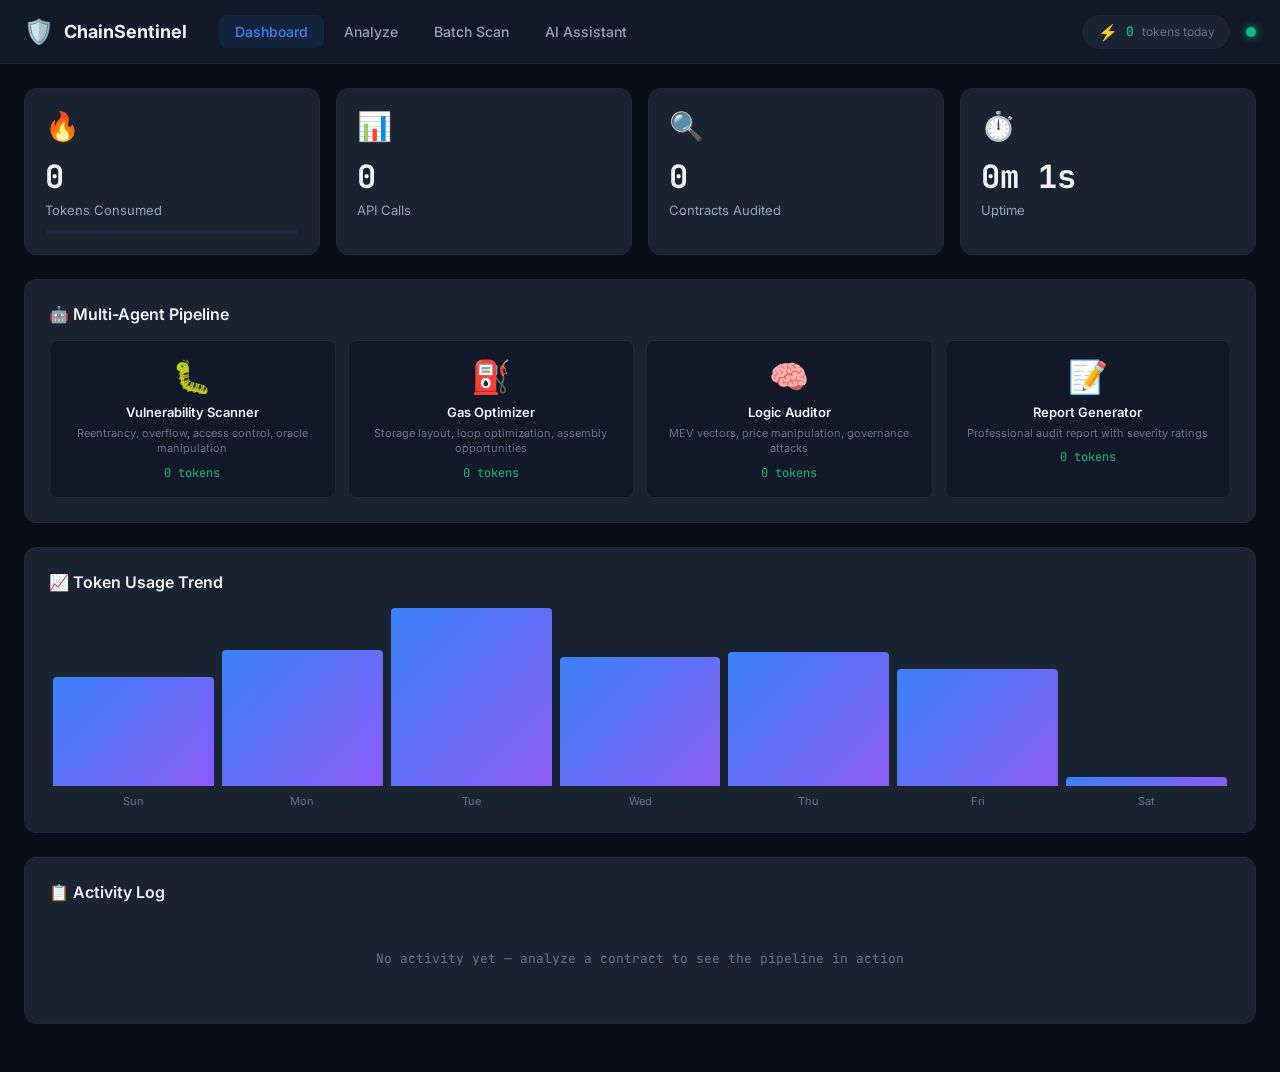
<file: index.html>
<!DOCTYPE html>
<html lang="en">
<head>
    <meta charset="UTF-8">
    <meta name="viewport" content="width=device-width, initial-scale=1.0">
    <title>ChainSentinel — AI Smart Contract Security</title>
    <link rel="stylesheet" href="css/style.css">
    <link rel="preconnect" href="https://fonts.googleapis.com">
    <link href="https://fonts.googleapis.com/css2?family=JetBrains+Mono:wght@400;500;600&family=Inter:wght@300;400;500;600;700&display=swap" rel="stylesheet">
    <link rel="icon" href="data:image/svg+xml,<svg xmlns='http://www.w3.org/2000/svg' viewBox='0 0 100 100'><text y='.9em' font-size='90'>🛡️</text></svg>">
</head>
<body>
    <!-- Header -->
    <header class="header">
        <div class="header-left">
            <div class="logo">
                <span class="logo-icon">🛡️</span>
                <span class="logo-text">ChainSentinel</span>
            </div>
            <nav class="nav">
                <a href="#" class="nav-link active" data-tab="dashboard">Dashboard</a>
                <a href="#" class="nav-link" data-tab="analyze">Analyze</a>
                <a href="#" class="nav-link" data-tab="batch">Batch Scan</a>
                <a href="#" class="nav-link" data-tab="chat">AI Assistant</a>
            </nav>
        </div>
        <div class="header-right">
            <div class="token-badge">
                <span class="token-icon">⚡</span>
                <span class="token-count" id="tokenCount">0</span>
                <span class="token-label">tokens today</span>
            </div>
            <div class="status-dot" id="statusDot"></div>
        </div>
    </header>

    <!-- Dashboard Tab -->
    <section class="tab-content active" id="tab-dashboard">
        <div class="dashboard">
            <!-- Stats Cards -->
            <div class="stats-grid">
                <div class="stat-card">
                    <div class="stat-icon">🔥</div>
                    <div class="stat-value" id="statTokens">0</div>
                    <div class="stat-label">Tokens Consumed</div>
                    <div class="stat-bar"><div class="stat-bar-fill" id="tokenBar"></div></div>
                </div>
                <div class="stat-card">
                    <div class="stat-icon">📊</div>
                    <div class="stat-value" id="statCalls">0</div>
                    <div class="stat-label">API Calls</div>
                </div>
                <div class="stat-card">
                    <div class="stat-icon">🔍</div>
                    <div class="stat-value" id="statAnalyses">0</div>
                    <div class="stat-label">Contracts Audited</div>
                </div>
                <div class="stat-card">
                    <div class="stat-icon">⏱️</div>
                    <div class="stat-value" id="statUptime">0m</div>
                    <div class="stat-label">Uptime</div>
                </div>
            </div>

            <!-- Agent Breakdown -->
            <div class="panel">
                <h3 class="panel-title">🤖 Multi-Agent Pipeline</h3>
                <div class="agents-grid">
                    <div class="agent-card">
                        <div class="agent-icon">🐛</div>
                        <div class="agent-name">Vulnerability Scanner</div>
                        <div class="agent-desc">Reentrancy, overflow, access control, oracle manipulation</div>
                        <div class="agent-tokens" id="agentVuln">0 tokens</div>
                    </div>
                    <div class="agent-card">
                        <div class="agent-icon">⛽</div>
                        <div class="agent-name">Gas Optimizer</div>
                        <div class="agent-desc">Storage layout, loop optimization, assembly opportunities</div>
                        <div class="agent-tokens" id="agentGas">0 tokens</div>
                    </div>
                    <div class="agent-card">
                        <div class="agent-icon">🧠</div>
                        <div class="agent-name">Logic Auditor</div>
                        <div class="agent-desc">MEV vectors, price manipulation, governance attacks</div>
                        <div class="agent-tokens" id="agentLogic">0 tokens</div>
                    </div>
                    <div class="agent-card">
                        <div class="agent-icon">📝</div>
                        <div class="agent-name">Report Generator</div>
                        <div class="agent-desc">Professional audit report with severity ratings</div>
                        <div class="agent-tokens" id="agentReport">0 tokens</div>
                    </div>
                </div>
            </div>

            <!-- Token Usage Chart -->
            <div class="panel">
                <h3 class="panel-title">📈 Token Usage Trend</h3>
                <div class="chart-container" id="tokenChart">
                    <div class="chart-bars" id="chartBars"></div>
                    <div class="chart-labels" id="chartLabels"></div>
                </div>
            </div>

            <!-- Activity Log -->
            <div class="panel">
                <h3 class="panel-title">📋 Activity Log</h3>
                <div class="log-container" id="activityLog">
                    <div class="log-empty">No activity yet — analyze a contract to see the pipeline in action</div>
                </div>
            </div>
        </div>
    </section>

    <!-- Analyze Tab -->
    <section class="tab-content" id="tab-analyze">
        <div class="analyze-container">
            <div class="analyze-input">
                <div class="panel">
                    <h3 class="panel-title">📝 Smart Contract Input</h3>
                    <div class="input-meta">
                        <input type="text" id="contractName" placeholder="Contract name (optional)" class="text-input">
                        <select id="networkSelect" class="select-input">
                            <option value="ethereum">Ethereum</option>
                            <option value="base">Base</option>
                            <option value="arbitrum">Arbitrum</option>
                            <option value="polygon">Polygon</option>
                            <option value="bsc">BSC</option>
                        </select>
                    </div>
                    <div class="code-editor">
                        <div class="editor-header">
                            <span class="editor-dot red"></span>
                            <span class="editor-dot yellow"></span>
                            <span class="editor-dot green"></span>
                            <span class="editor-filename">contract.sol</span>
                        </div>
                        <textarea id="codeInput" spellcheck="false" placeholder="// Paste your Solidity contract here...
// Or load an example below

pragma solidity ^0.8.19;

contract Example {
    // Your contract code...
}"></textarea>
                    </div>
                    <div class="action-bar">
                        <button class="btn btn-primary" id="btnAnalyze">
                            <span class="btn-icon">🔍</span>
                            Run Full Audit
                        </button>
                        <button class="btn btn-secondary" id="btnLoadExample">
                            Load Example
                        </button>
                        <div class="token-estimate" id="tokenEstimate">
                            Est. ~0 tokens
                        </div>
                    </div>
                </div>
            </div>
            <div class="analyze-results" id="resultsPanel">
                <div class="panel">
                    <h3 class="panel-title">📊 Analysis Results</h3>
                    <div class="results-empty" id="resultsEmpty">
                        <div class="results-empty-icon">🛡️</div>
                        <p>Paste a contract and click "Run Full Audit" to start the multi-agent analysis pipeline</p>
                    </div>
                    <div class="results-content" id="resultsContent" style="display:none">
                        <!-- Pipeline Progress -->
                        <div class="pipeline-progress" id="pipelineProgress">
                            <div class="pipeline-step" data-step="vuln">
                                <div class="step-indicator"></div>
                                <span>Vulnerability Scan</span>
                            </div>
                            <div class="pipeline-connector"></div>
                            <div class="pipeline-step" data-step="gas">
                                <div class="step-indicator"></div>
                                <span>Gas Analysis</span>
                            </div>
                            <div class="pipeline-connector"></div>
                            <div class="pipeline-step" data-step="logic">
                                <div class="step-indicator"></div>
                                <span>Logic Audit</span>
                            </div>
                            <div class="pipeline-connector"></div>
                            <div class="pipeline-step" data-step="report">
                                <div class="step-indicator"></div>
                                <span>Report</span>
                            </div>
                        </div>

                        <!-- Results Tabs -->
                        <div class="result-tabs">
                            <button class="result-tab active" data-result="report">Report</button>
                            <button class="result-tab" data-result="vulnerabilities">Vulnerabilities</button>
                            <button class="result-tab" data-result="gas">Gas Optimization</button>
                            <button class="result-tab" data-result="logic">Logic Audit</button>
                            <button class="result-tab" data-result="raw">Raw Data</button>
                        </div>

                        <div class="result-content" id="resultReport"></div>
                        <div class="result-content" id="resultVulnerabilities" style="display:none"></div>
                        <div class="result-content" id="resultGas" style="display:none"></div>
                        <div class="result-content" id="resultLogic" style="display:none"></div>
                        <div class="result-content" id="resultRaw" style="display:none"></div>

                        <!-- Token Usage Summary -->
                        <div class="audit-summary" id="auditSummary"></div>
                    </div>
                </div>
            </div>
        </div>
    </section>

    <!-- Batch Scan Tab -->
    <section class="tab-content" id="tab-batch">
        <div class="batch-container">
            <div class="panel">
                <h3 class="panel-title">📦 Batch Contract Scanner</h3>
                <p class="panel-desc">Upload multiple contracts or paste them for parallel analysis. High-throughput mode for audit firms.</p>
                <div class="batch-inputs" id="batchInputs">
                    <div class="batch-item">
                        <input type="text" class="text-input" placeholder="Contract 1 name">
                        <textarea class="batch-code" placeholder="Paste contract 1 code..."></textarea>
                    </div>
                </div>
                <div class="action-bar">
                    <button class="btn btn-secondary" id="btnAddContract">+ Add Contract</button>
                    <button class="btn btn-primary" id="btnBatchScan">
                        <span class="btn-icon">⚡</span>
                        Run Batch Scan
                    </button>
                </div>
            </div>
            <div class="panel" id="batchResults" style="display:none">
                <h3 class="panel-title">📊 Batch Results</h3>
                <div id="batchResultsContent"></div>
            </div>
        </div>
    </section>

    <!-- Chat Tab -->
    <section class="tab-content" id="tab-chat">
        <div class="chat-container">
            <div class="chat-messages" id="chatMessages">
                <div class="chat-message ai">
                    <div class="chat-avatar">🛡️</div>
                    <div class="chat-bubble">
                        <strong>ChainSentinel AI</strong><br>
                        I'm your smart contract security expert. Ask me about Solidity vulnerabilities, DeFi attack vectors, gas optimization, or audit best practices. I use Xiaomi MiMo for deep analysis.
                    </div>
                </div>
            </div>
            <div class="chat-input-area">
                <textarea id="chatInput" placeholder="Ask about smart contract security..." rows="2"></textarea>
                <button class="btn btn-primary" id="btnSend">Send</button>
            </div>
        </div>
    </section>

    <!-- Loading Overlay -->
    <div class="loading-overlay" id="loadingOverlay">
        <div class="loading-content">
            <div class="loading-spinner"></div>
            <div class="loading-text" id="loadingText">Initializing analysis pipeline...</div>
            <div class="loading-agents" id="loadingAgents"></div>
        </div>
    </div>

    <script src="js/app.js"></script>
</body>
</html>
<!-- rebuild -->
</file>
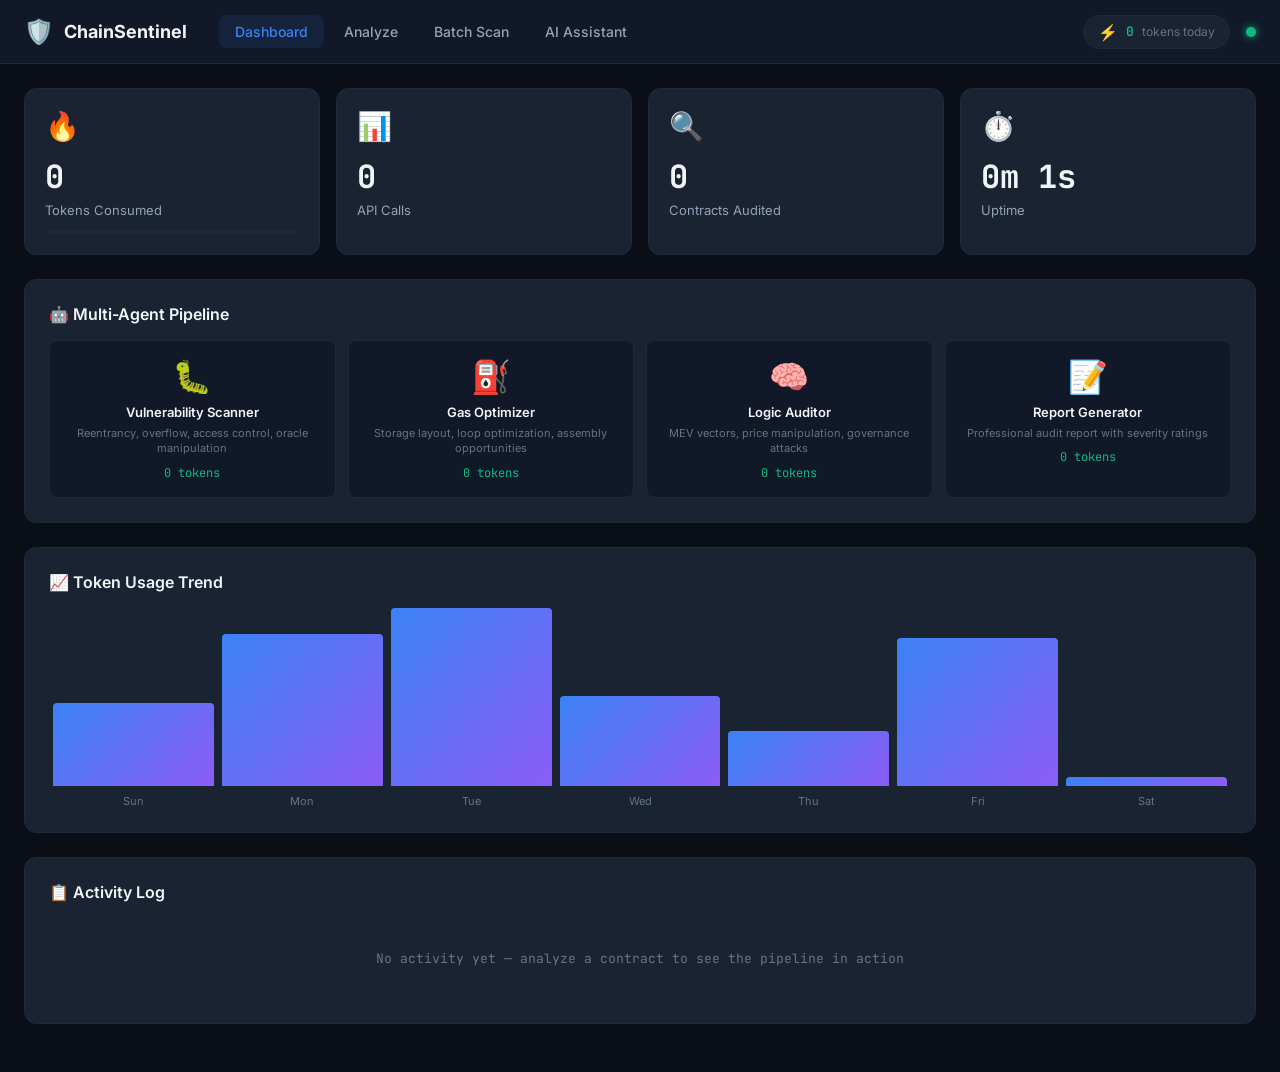
<file: frontend/index.html>
<!DOCTYPE html>
<html lang="en">
<head>
    <meta charset="UTF-8">
    <meta name="viewport" content="width=device-width, initial-scale=1.0">
    <title>ChainSentinel — AI Smart Contract Security</title>
    <link rel="stylesheet" href="css/style.css">
    <link rel="preconnect" href="https://fonts.googleapis.com">
    <link href="https://fonts.googleapis.com/css2?family=JetBrains+Mono:wght@400;500;600&family=Inter:wght@300;400;500;600;700&display=swap" rel="stylesheet">
    <link rel="icon" href="data:image/svg+xml,<svg xmlns='http://www.w3.org/2000/svg' viewBox='0 0 100 100'><text y='.9em' font-size='90'>🛡️</text></svg>">
</head>
<body>
    <!-- Header -->
    <header class="header">
        <div class="header-left">
            <div class="logo">
                <span class="logo-icon">🛡️</span>
                <span class="logo-text">ChainSentinel</span>
            </div>
            <nav class="nav">
                <a href="#" class="nav-link active" data-tab="dashboard">Dashboard</a>
                <a href="#" class="nav-link" data-tab="analyze">Analyze</a>
                <a href="#" class="nav-link" data-tab="batch">Batch Scan</a>
                <a href="#" class="nav-link" data-tab="chat">AI Assistant</a>
            </nav>
        </div>
        <div class="header-right">
            <div class="token-badge">
                <span class="token-icon">⚡</span>
                <span class="token-count" id="tokenCount">0</span>
                <span class="token-label">tokens today</span>
            </div>
            <div class="status-dot" id="statusDot"></div>
        </div>
    </header>

    <!-- Dashboard Tab -->
    <section class="tab-content active" id="tab-dashboard">
        <div class="dashboard">
            <!-- Stats Cards -->
            <div class="stats-grid">
                <div class="stat-card">
                    <div class="stat-icon">🔥</div>
                    <div class="stat-value" id="statTokens">0</div>
                    <div class="stat-label">Tokens Consumed</div>
                    <div class="stat-bar"><div class="stat-bar-fill" id="tokenBar"></div></div>
                </div>
                <div class="stat-card">
                    <div class="stat-icon">📊</div>
                    <div class="stat-value" id="statCalls">0</div>
                    <div class="stat-label">API Calls</div>
                </div>
                <div class="stat-card">
                    <div class="stat-icon">🔍</div>
                    <div class="stat-value" id="statAnalyses">0</div>
                    <div class="stat-label">Contracts Audited</div>
                </div>
                <div class="stat-card">
                    <div class="stat-icon">⏱️</div>
                    <div class="stat-value" id="statUptime">0m</div>
                    <div class="stat-label">Uptime</div>
                </div>
            </div>

            <!-- Agent Breakdown -->
            <div class="panel">
                <h3 class="panel-title">🤖 Multi-Agent Pipeline</h3>
                <div class="agents-grid">
                    <div class="agent-card">
                        <div class="agent-icon">🐛</div>
                        <div class="agent-name">Vulnerability Scanner</div>
                        <div class="agent-desc">Reentrancy, overflow, access control, oracle manipulation</div>
                        <div class="agent-tokens" id="agentVuln">0 tokens</div>
                    </div>
                    <div class="agent-card">
                        <div class="agent-icon">⛽</div>
                        <div class="agent-name">Gas Optimizer</div>
                        <div class="agent-desc">Storage layout, loop optimization, assembly opportunities</div>
                        <div class="agent-tokens" id="agentGas">0 tokens</div>
                    </div>
                    <div class="agent-card">
                        <div class="agent-icon">🧠</div>
                        <div class="agent-name">Logic Auditor</div>
                        <div class="agent-desc">MEV vectors, price manipulation, governance attacks</div>
                        <div class="agent-tokens" id="agentLogic">0 tokens</div>
                    </div>
                    <div class="agent-card">
                        <div class="agent-icon">📝</div>
                        <div class="agent-name">Report Generator</div>
                        <div class="agent-desc">Professional audit report with severity ratings</div>
                        <div class="agent-tokens" id="agentReport">0 tokens</div>
                    </div>
                </div>
            </div>

            <!-- Token Usage Chart -->
            <div class="panel">
                <h3 class="panel-title">📈 Token Usage Trend</h3>
                <div class="chart-container" id="tokenChart">
                    <div class="chart-bars" id="chartBars"></div>
                    <div class="chart-labels" id="chartLabels"></div>
                </div>
            </div>

            <!-- Activity Log -->
            <div class="panel">
                <h3 class="panel-title">📋 Activity Log</h3>
                <div class="log-container" id="activityLog">
                    <div class="log-empty">No activity yet — analyze a contract to see the pipeline in action</div>
                </div>
            </div>
        </div>
    </section>

    <!-- Analyze Tab -->
    <section class="tab-content" id="tab-analyze">
        <div class="analyze-container">
            <div class="analyze-input">
                <div class="panel">
                    <h3 class="panel-title">📝 Smart Contract Input</h3>
                    <div class="input-meta">
                        <input type="text" id="contractName" placeholder="Contract name (optional)" class="text-input">
                        <select id="networkSelect" class="select-input">
                            <option value="ethereum">Ethereum</option>
                            <option value="base">Base</option>
                            <option value="arbitrum">Arbitrum</option>
                            <option value="polygon">Polygon</option>
                            <option value="bsc">BSC</option>
                        </select>
                    </div>
                    <div class="code-editor">
                        <div class="editor-header">
                            <span class="editor-dot red"></span>
                            <span class="editor-dot yellow"></span>
                            <span class="editor-dot green"></span>
                            <span class="editor-filename">contract.sol</span>
                        </div>
                        <textarea id="codeInput" spellcheck="false" placeholder="// Paste your Solidity contract here...
// Or load an example below

pragma solidity ^0.8.19;

contract Example {
    // Your contract code...
}"></textarea>
                    </div>
                    <div class="action-bar">
                        <button class="btn btn-primary" id="btnAnalyze">
                            <span class="btn-icon">🔍</span>
                            Run Full Audit
                        </button>
                        <button class="btn btn-secondary" id="btnLoadExample">
                            Load Example
                        </button>
                        <div class="token-estimate" id="tokenEstimate">
                            Est. ~0 tokens
                        </div>
                    </div>
                </div>
            </div>
            <div class="analyze-results" id="resultsPanel">
                <div class="panel">
                    <h3 class="panel-title">📊 Analysis Results</h3>
                    <div class="results-empty" id="resultsEmpty">
                        <div class="results-empty-icon">🛡️</div>
                        <p>Paste a contract and click "Run Full Audit" to start the multi-agent analysis pipeline</p>
                    </div>
                    <div class="results-content" id="resultsContent" style="display:none">
                        <!-- Pipeline Progress -->
                        <div class="pipeline-progress" id="pipelineProgress">
                            <div class="pipeline-step" data-step="vuln">
                                <div class="step-indicator"></div>
                                <span>Vulnerability Scan</span>
                            </div>
                            <div class="pipeline-connector"></div>
                            <div class="pipeline-step" data-step="gas">
                                <div class="step-indicator"></div>
                                <span>Gas Analysis</span>
                            </div>
                            <div class="pipeline-connector"></div>
                            <div class="pipeline-step" data-step="logic">
                                <div class="step-indicator"></div>
                                <span>Logic Audit</span>
                            </div>
                            <div class="pipeline-connector"></div>
                            <div class="pipeline-step" data-step="report">
                                <div class="step-indicator"></div>
                                <span>Report</span>
                            </div>
                        </div>

                        <!-- Results Tabs -->
                        <div class="result-tabs">
                            <button class="result-tab active" data-result="report">Report</button>
                            <button class="result-tab" data-result="vulnerabilities">Vulnerabilities</button>
                            <button class="result-tab" data-result="gas">Gas Optimization</button>
                            <button class="result-tab" data-result="logic">Logic Audit</button>
                            <button class="result-tab" data-result="raw">Raw Data</button>
                        </div>

                        <div class="result-content" id="resultReport"></div>
                        <div class="result-content" id="resultVulnerabilities" style="display:none"></div>
                        <div class="result-content" id="resultGas" style="display:none"></div>
                        <div class="result-content" id="resultLogic" style="display:none"></div>
                        <div class="result-content" id="resultRaw" style="display:none"></div>

                        <!-- Token Usage Summary -->
                        <div class="audit-summary" id="auditSummary"></div>
                    </div>
                </div>
            </div>
        </div>
    </section>

    <!-- Batch Scan Tab -->
    <section class="tab-content" id="tab-batch">
        <div class="batch-container">
            <div class="panel">
                <h3 class="panel-title">📦 Batch Contract Scanner</h3>
                <p class="panel-desc">Upload multiple contracts or paste them for parallel analysis. High-throughput mode for audit firms.</p>
                <div class="batch-inputs" id="batchInputs">
                    <div class="batch-item">
                        <input type="text" class="text-input" placeholder="Contract 1 name">
                        <textarea class="batch-code" placeholder="Paste contract 1 code..."></textarea>
                    </div>
                </div>
                <div class="action-bar">
                    <button class="btn btn-secondary" id="btnAddContract">+ Add Contract</button>
                    <button class="btn btn-primary" id="btnBatchScan">
                        <span class="btn-icon">⚡</span>
                        Run Batch Scan
                    </button>
                </div>
            </div>
            <div class="panel" id="batchResults" style="display:none">
                <h3 class="panel-title">📊 Batch Results</h3>
                <div id="batchResultsContent"></div>
            </div>
        </div>
    </section>

    <!-- Chat Tab -->
    <section class="tab-content" id="tab-chat">
        <div class="chat-container">
            <div class="chat-messages" id="chatMessages">
                <div class="chat-message ai">
                    <div class="chat-avatar">🛡️</div>
                    <div class="chat-bubble">
                        <strong>ChainSentinel AI</strong><br>
                        I'm your smart contract security expert. Ask me about Solidity vulnerabilities, DeFi attack vectors, gas optimization, or audit best practices. I use Xiaomi MiMo for deep analysis.
                    </div>
                </div>
            </div>
            <div class="chat-input-area">
                <textarea id="chatInput" placeholder="Ask about smart contract security..." rows="2"></textarea>
                <button class="btn btn-primary" id="btnSend">Send</button>
            </div>
        </div>
    </section>

    <!-- Loading Overlay -->
    <div class="loading-overlay" id="loadingOverlay">
        <div class="loading-content">
            <div class="loading-spinner"></div>
            <div class="loading-text" id="loadingText">Initializing analysis pipeline...</div>
            <div class="loading-agents" id="loadingAgents"></div>
        </div>
    </div>

    <script src="js/app.js"></script>
</body>
</html>
</file>
<file: css/style.css>
/* ChainSentinel — Dark Theme CSS */

:root {
    --bg-primary: #0a0e17;
    --bg-secondary: #111827;
    --bg-card: #1a2332;
    --bg-hover: #1e293b;
    --border: #1e293b;
    --border-active: #3b82f6;
    --text-primary: #f1f5f9;
    --text-secondary: #94a3b8;
    --text-muted: #64748b;
    --accent-blue: #3b82f6;
    --accent-green: #10b981;
    --accent-red: #ef4444;
    --accent-yellow: #f59e0b;
    --accent-purple: #8b5cf6;
    --accent-cyan: #06b6d4;
    --gradient-primary: linear-gradient(135deg, #3b82f6, #8b5cf6);
    --gradient-green: linear-gradient(135deg, #10b981, #06b6d4);
    --shadow: 0 4px 6px -1px rgba(0,0,0,0.3), 0 2px 4px -2px rgba(0,0,0,0.2);
    --shadow-lg: 0 10px 15px -3px rgba(0,0,0,0.4), 0 4px 6px -4px rgba(0,0,0,0.3);
    --radius: 12px;
    --radius-sm: 8px;
    --font-mono: 'JetBrains Mono', monospace;
    --font-sans: 'Inter', -apple-system, sans-serif;
}

* { margin: 0; padding: 0; box-sizing: border-box; }

body {
    font-family: var(--font-sans);
    background: var(--bg-primary);
    color: var(--text-primary);
    min-height: 100vh;
    overflow-x: hidden;
}

/* Header */
.header {
    display: flex;
    justify-content: space-between;
    align-items: center;
    padding: 0 24px;
    height: 64px;
    background: var(--bg-secondary);
    border-bottom: 1px solid var(--border);
    position: sticky;
    top: 0;
    z-index: 100;
}

.header-left { display: flex; align-items: center; gap: 32px; }
.header-right { display: flex; align-items: center; gap: 16px; }

.logo {
    display: flex;
    align-items: center;
    gap: 10px;
    font-weight: 700;
    font-size: 18px;
}

.logo-icon { font-size: 24px; }

.nav { display: flex; gap: 4px; }

.nav-link {
    color: var(--text-secondary);
    text-decoration: none;
    padding: 8px 16px;
    border-radius: var(--radius-sm);
    font-size: 14px;
    font-weight: 500;
    transition: all 0.2s;
}

.nav-link:hover { color: var(--text-primary); background: var(--bg-hover); }
.nav-link.active { color: var(--accent-blue); background: rgba(59,130,246,0.1); }

.token-badge {
    display: flex;
    align-items: center;
    gap: 8px;
    background: var(--bg-card);
    padding: 6px 14px;
    border-radius: 20px;
    font-size: 13px;
    border: 1px solid var(--border);
}

.token-icon { font-size: 16px; }
.token-count { font-family: var(--font-mono); font-weight: 600; color: var(--accent-green); }
.token-label { color: var(--text-muted); font-size: 12px; }

.status-dot {
    width: 10px; height: 10px;
    border-radius: 50%;
    background: var(--accent-green);
    box-shadow: 0 0 8px var(--accent-green);
    animation: pulse 2s infinite;
}

@keyframes pulse {
    0%, 100% { opacity: 1; }
    50% { opacity: 0.5; }
}

/* Tabs */
.tab-content { display: none; padding: 24px; max-width: 1400px; margin: 0 auto; }
.tab-content.active { display: block; }

/* Stats Grid */
.stats-grid {
    display: grid;
    grid-template-columns: repeat(4, 1fr);
    gap: 16px;
    margin-bottom: 24px;
}

.stat-card {
    background: var(--bg-card);
    border: 1px solid var(--border);
    border-radius: var(--radius);
    padding: 20px;
    transition: all 0.2s;
}

.stat-card:hover { border-color: var(--border-active); transform: translateY(-2px); }

.stat-icon { font-size: 28px; margin-bottom: 12px; }
.stat-value { font-size: 32px; font-weight: 700; font-family: var(--font-mono); }
.stat-label { color: var(--text-secondary); font-size: 13px; margin-top: 4px; }
.stat-bar { height: 4px; background: var(--bg-hover); border-radius: 2px; margin-top: 12px; overflow: hidden; }
.stat-bar-fill { height: 100%; background: var(--gradient-primary); border-radius: 2px; transition: width 0.5s; width: 0%; }

/* Panel */
.panel {
    background: var(--bg-card);
    border: 1px solid var(--border);
    border-radius: var(--radius);
    padding: 24px;
    margin-bottom: 24px;
}

.panel-title {
    font-size: 16px;
    font-weight: 600;
    margin-bottom: 16px;
    display: flex;
    align-items: center;
    gap: 8px;
}

.panel-desc { color: var(--text-secondary); font-size: 14px; margin-bottom: 16px; }

/* Agents Grid */
.agents-grid { display: grid; grid-template-columns: repeat(4, 1fr); gap: 12px; }

.agent-card {
    background: var(--bg-secondary);
    border: 1px solid var(--border);
    border-radius: var(--radius-sm);
    padding: 16px;
    text-align: center;
    transition: all 0.2s;
}

.agent-card:hover { border-color: var(--accent-blue); }
.agent-icon { font-size: 32px; margin-bottom: 8px; }
.agent-name { font-weight: 600; font-size: 13px; margin-bottom: 6px; }
.agent-desc { color: var(--text-muted); font-size: 11px; line-height: 1.4; margin-bottom: 8px; }
.agent-tokens { font-family: var(--font-mono); font-size: 12px; color: var(--accent-green); }

/* Chart */
.chart-container { height: 200px; display: flex; flex-direction: column; }
.chart-bars { flex: 1; display: flex; align-items: flex-end; gap: 8px; padding: 0 4px; }
.chart-bar {
    flex: 1;
    background: var(--gradient-primary);
    border-radius: 4px 4px 0 0;
    min-height: 4px;
    transition: height 0.5s;
    position: relative;
}
.chart-bar:hover { opacity: 0.8; }
.chart-bar .tooltip {
    display: none;
    position: absolute;
    bottom: 100%;
    left: 50%;
    transform: translateX(-50%);
    background: var(--bg-card);
    border: 1px solid var(--border);
    padding: 4px 8px;
    border-radius: 4px;
    font-size: 11px;
    white-space: nowrap;
    font-family: var(--font-mono);
}
.chart-bar:hover .tooltip { display: block; }
.chart-labels { display: flex; gap: 8px; padding: 8px 4px 0; }
.chart-label { flex: 1; text-align: center; font-size: 11px; color: var(--text-muted); }

/* Log */
.log-container {
    max-height: 300px;
    overflow-y: auto;
    font-family: var(--font-mono);
    font-size: 13px;
}

.log-empty { color: var(--text-muted); text-align: center; padding: 32px; }

.log-entry {
    padding: 8px 12px;
    border-bottom: 1px solid var(--border);
    display: flex;
    gap: 12px;
    align-items: center;
}

.log-time { color: var(--text-muted); font-size: 11px; min-width: 80px; }
.log-agent {
    font-size: 10px;
    padding: 2px 8px;
    border-radius: 10px;
    font-weight: 600;
    min-width: 100px;
    text-align: center;
}
.log-agent.vuln { background: rgba(239,68,68,0.2); color: var(--accent-red); }
.log-agent.gas { background: rgba(245,158,11,0.2); color: var(--accent-yellow); }
.log-agent.logic { background: rgba(139,92,246,0.2); color: var(--accent-purple); }
.log-agent.report { background: rgba(6,182,212,0.2); color: var(--accent-cyan); }
.log-message { color: var(--text-secondary); flex: 1; }
.log-tokens { font-family: var(--font-mono); color: var(--accent-green); font-size: 11px; }

/* Analyze Tab */
.analyze-container { display: grid; grid-template-columns: 1fr 1fr; gap: 24px; }

.input-meta { display: flex; gap: 12px; margin-bottom: 16px; }

.text-input, .select-input {
    background: var(--bg-secondary);
    border: 1px solid var(--border);
    border-radius: var(--radius-sm);
    padding: 10px 14px;
    color: var(--text-primary);
    font-size: 14px;
    outline: none;
    transition: border-color 0.2s;
}

.text-input:focus, .select-input:focus { border-color: var(--accent-blue); }
.text-input { flex: 1; }
.select-input { min-width: 140px; }

.code-editor {
    background: #0d1117;
    border: 1px solid var(--border);
    border-radius: var(--radius-sm);
    overflow: hidden;
}

.editor-header {
    background: #161b22;
    padding: 8px 12px;
    display: flex;
    align-items: center;
    gap: 8px;
}

.editor-dot { width: 12px; height: 12px; border-radius: 50%; }
.editor-dot.red { background: #ff5f57; }
.editor-dot.yellow { background: #febc2e; }
.editor-dot.green { background: #28c840; }
.editor-filename { color: var(--text-muted); font-size: 12px; font-family: var(--font-mono); margin-left: 8px; }

textarea {
    width: 100%;
    min-height: 400px;
    background: transparent;
    border: none;
    color: #e6edf3;
    font-family: var(--font-mono);
    font-size: 13px;
    line-height: 1.6;
    padding: 16px;
    resize: vertical;
    outline: none;
}

.batch-code { min-height: 150px; }

.action-bar {
    display: flex;
    align-items: center;
    gap: 12px;
    margin-top: 16px;
}

.btn {
    padding: 10px 20px;
    border-radius: var(--radius-sm);
    font-size: 14px;
    font-weight: 600;
    cursor: pointer;
    border: none;
    transition: all 0.2s;
    display: flex;
    align-items: center;
    gap: 8px;
}

.btn-primary {
    background: var(--gradient-primary);
    color: white;
}

.btn-primary:hover { opacity: 0.9; transform: translateY(-1px); }
.btn-primary:disabled { opacity: 0.5; cursor: not-allowed; transform: none; }

.btn-secondary {
    background: var(--bg-secondary);
    color: var(--text-secondary);
    border: 1px solid var(--border);
}

.btn-secondary:hover { border-color: var(--accent-blue); color: var(--text-primary); }

.token-estimate {
    margin-left: auto;
    font-family: var(--font-mono);
    font-size: 13px;
    color: var(--text-muted);
}

/* Results */
.results-empty {
    text-align: center;
    padding: 60px 20px;
    color: var(--text-muted);
}

.results-empty-icon { font-size: 48px; margin-bottom: 16px; }

.pipeline-progress {
    display: flex;
    align-items: center;
    justify-content: center;
    gap: 8px;
    margin-bottom: 24px;
    flex-wrap: wrap;
}

.pipeline-step {
    display: flex;
    align-items: center;
    gap: 8px;
    padding: 8px 16px;
    background: var(--bg-secondary);
    border-radius: 20px;
    font-size: 13px;
    border: 1px solid var(--border);
}

.step-indicator {
    width: 10px; height: 10px;
    border-radius: 50%;
    background: var(--text-muted);
}

.pipeline-step.running .step-indicator { background: var(--accent-yellow); animation: pulse 1s infinite; }
.pipeline-step.done .step-indicator { background: var(--accent-green); }
.pipeline-step.error .step-indicator { background: var(--accent-red); }

.pipeline-connector { width: 24px; height: 2px; background: var(--border); }

.result-tabs { display: flex; gap: 4px; margin-bottom: 16px; }

.result-tab {
    padding: 8px 16px;
    background: var(--bg-secondary);
    border: 1px solid var(--border);
    border-radius: var(--radius-sm);
    color: var(--text-secondary);
    font-size: 13px;
    cursor: pointer;
    transition: all 0.2s;
}

.result-tab.active { background: var(--accent-blue); color: white; border-color: var(--accent-blue); }

.result-content {
    background: var(--bg-secondary);
    border: 1px solid var(--border);
    border-radius: var(--radius-sm);
    padding: 20px;
    font-size: 14px;
    line-height: 1.7;
    max-height: 600px;
    overflow-y: auto;
    white-space: pre-wrap;
    font-family: var(--font-sans);
}

.audit-summary {
    margin-top: 16px;
    padding: 16px;
    background: rgba(59,130,246,0.1);
    border: 1px solid rgba(59,130,246,0.3);
    border-radius: var(--radius-sm);
    font-family: var(--font-mono);
    font-size: 13px;
}

/* Chat */
.chat-container { display: flex; flex-direction: column; height: calc(100vh - 112px); }

.chat-messages {
    flex: 1;
    overflow-y: auto;
    padding: 24px;
    display: flex;
    flex-direction: column;
    gap: 16px;
}

.chat-message { display: flex; gap: 12px; max-width: 80%; }
.chat-message.ai { align-self: flex-start; }
.chat-message.user { align-self: flex-end; flex-direction: row-reverse; }

.chat-avatar {
    width: 36px; height: 36px;
    border-radius: 50%;
    background: var(--bg-card);
    display: flex;
    align-items: center;
    justify-content: center;
    font-size: 18px;
    flex-shrink: 0;
}

.chat-bubble {
    background: var(--bg-card);
    border: 1px solid var(--border);
    border-radius: var(--radius);
    padding: 12px 16px;
    font-size: 14px;
    line-height: 1.6;
}

.chat-message.user .chat-bubble {
    background: rgba(59,130,246,0.15);
    border-color: rgba(59,130,246,0.3);
}

.chat-input-area {
    display: flex;
    gap: 12px;
    padding: 16px 24px;
    border-top: 1px solid var(--border);
    background: var(--bg-secondary);
}

.chat-input-area textarea {
    min-height: 44px;
    max-height: 120px;
    background: var(--bg-card);
    border: 1px solid var(--border);
    border-radius: var(--radius-sm);
    padding: 10px 14px;
    color: var(--text-primary);
    font-family: var(--font-sans);
    font-size: 14px;
    resize: none;
    flex: 1;
}

/* Loading */
.loading-overlay {
    display: none;
    position: fixed;
    inset: 0;
    background: rgba(10,14,23,0.9);
    z-index: 200;
    align-items: center;
    justify-content: center;
}

.loading-overlay.active { display: flex; }

.loading-content { text-align: center; }

.loading-spinner {
    width: 48px; height: 48px;
    border: 3px solid var(--border);
    border-top-color: var(--accent-blue);
    border-radius: 50%;
    animation: spin 1s linear infinite;
    margin: 0 auto 16px;
}

@keyframes spin { to { transform: rotate(360deg); } }

.loading-text { color: var(--text-secondary); font-size: 14px; margin-bottom: 16px; }

.loading-agents { display: flex; gap: 12px; justify-content: center; flex-wrap: wrap; }

.loading-agent {
    padding: 6px 12px;
    background: var(--bg-card);
    border: 1px solid var(--border);
    border-radius: 16px;
    font-size: 12px;
    color: var(--text-muted);
}

.loading-agent.active { border-color: var(--accent-blue); color: var(--accent-blue); animation: pulse 1s infinite; }
.loading-agent.done { border-color: var(--accent-green); color: var(--accent-green); }

/* Batch */
.batch-item {
    background: var(--bg-secondary);
    border: 1px solid var(--border);
    border-radius: var(--radius-sm);
    padding: 16px;
    margin-bottom: 12px;
}

.batch-item .text-input { margin-bottom: 12px; }

/* Responsive */
@media (max-width: 1024px) {
    .stats-grid { grid-template-columns: repeat(2, 1fr); }
    .agents-grid { grid-template-columns: repeat(2, 1fr); }
    .analyze-container { grid-template-columns: 1fr; }
}

@media (max-width: 640px) {
    .header { padding: 0 12px; }
    .nav { display: none; }
    .stats-grid { grid-template-columns: 1fr; }
    .agents-grid { grid-template-columns: 1fr; }
    .tab-content { padding: 12px; }
}

/* Scrollbar */
::-webkit-scrollbar { width: 8px; }
::-webkit-scrollbar-track { background: var(--bg-primary); }
::-webkit-scrollbar-thumb { background: var(--border); border-radius: 4px; }
::-webkit-scrollbar-thumb:hover { background: var(--text-muted); }
</file>
<file: frontend/css/style.css>
/* ChainSentinel — Dark Theme CSS */

:root {
    --bg-primary: #0a0e17;
    --bg-secondary: #111827;
    --bg-card: #1a2332;
    --bg-hover: #1e293b;
    --border: #1e293b;
    --border-active: #3b82f6;
    --text-primary: #f1f5f9;
    --text-secondary: #94a3b8;
    --text-muted: #64748b;
    --accent-blue: #3b82f6;
    --accent-green: #10b981;
    --accent-red: #ef4444;
    --accent-yellow: #f59e0b;
    --accent-purple: #8b5cf6;
    --accent-cyan: #06b6d4;
    --gradient-primary: linear-gradient(135deg, #3b82f6, #8b5cf6);
    --gradient-green: linear-gradient(135deg, #10b981, #06b6d4);
    --shadow: 0 4px 6px -1px rgba(0,0,0,0.3), 0 2px 4px -2px rgba(0,0,0,0.2);
    --shadow-lg: 0 10px 15px -3px rgba(0,0,0,0.4), 0 4px 6px -4px rgba(0,0,0,0.3);
    --radius: 12px;
    --radius-sm: 8px;
    --font-mono: 'JetBrains Mono', monospace;
    --font-sans: 'Inter', -apple-system, sans-serif;
}

* { margin: 0; padding: 0; box-sizing: border-box; }

body {
    font-family: var(--font-sans);
    background: var(--bg-primary);
    color: var(--text-primary);
    min-height: 100vh;
    overflow-x: hidden;
}

/* Header */
.header {
    display: flex;
    justify-content: space-between;
    align-items: center;
    padding: 0 24px;
    height: 64px;
    background: var(--bg-secondary);
    border-bottom: 1px solid var(--border);
    position: sticky;
    top: 0;
    z-index: 100;
}

.header-left { display: flex; align-items: center; gap: 32px; }
.header-right { display: flex; align-items: center; gap: 16px; }

.logo {
    display: flex;
    align-items: center;
    gap: 10px;
    font-weight: 700;
    font-size: 18px;
}

.logo-icon { font-size: 24px; }

.nav { display: flex; gap: 4px; }

.nav-link {
    color: var(--text-secondary);
    text-decoration: none;
    padding: 8px 16px;
    border-radius: var(--radius-sm);
    font-size: 14px;
    font-weight: 500;
    transition: all 0.2s;
}

.nav-link:hover { color: var(--text-primary); background: var(--bg-hover); }
.nav-link.active { color: var(--accent-blue); background: rgba(59,130,246,0.1); }

.token-badge {
    display: flex;
    align-items: center;
    gap: 8px;
    background: var(--bg-card);
    padding: 6px 14px;
    border-radius: 20px;
    font-size: 13px;
    border: 1px solid var(--border);
}

.token-icon { font-size: 16px; }
.token-count { font-family: var(--font-mono); font-weight: 600; color: var(--accent-green); }
.token-label { color: var(--text-muted); font-size: 12px; }

.status-dot {
    width: 10px; height: 10px;
    border-radius: 50%;
    background: var(--accent-green);
    box-shadow: 0 0 8px var(--accent-green);
    animation: pulse 2s infinite;
}

@keyframes pulse {
    0%, 100% { opacity: 1; }
    50% { opacity: 0.5; }
}

/* Tabs */
.tab-content { display: none; padding: 24px; max-width: 1400px; margin: 0 auto; }
.tab-content.active { display: block; }

/* Stats Grid */
.stats-grid {
    display: grid;
    grid-template-columns: repeat(4, 1fr);
    gap: 16px;
    margin-bottom: 24px;
}

.stat-card {
    background: var(--bg-card);
    border: 1px solid var(--border);
    border-radius: var(--radius);
    padding: 20px;
    transition: all 0.2s;
}

.stat-card:hover { border-color: var(--border-active); transform: translateY(-2px); }

.stat-icon { font-size: 28px; margin-bottom: 12px; }
.stat-value { font-size: 32px; font-weight: 700; font-family: var(--font-mono); }
.stat-label { color: var(--text-secondary); font-size: 13px; margin-top: 4px; }
.stat-bar { height: 4px; background: var(--bg-hover); border-radius: 2px; margin-top: 12px; overflow: hidden; }
.stat-bar-fill { height: 100%; background: var(--gradient-primary); border-radius: 2px; transition: width 0.5s; width: 0%; }

/* Panel */
.panel {
    background: var(--bg-card);
    border: 1px solid var(--border);
    border-radius: var(--radius);
    padding: 24px;
    margin-bottom: 24px;
}

.panel-title {
    font-size: 16px;
    font-weight: 600;
    margin-bottom: 16px;
    display: flex;
    align-items: center;
    gap: 8px;
}

.panel-desc { color: var(--text-secondary); font-size: 14px; margin-bottom: 16px; }

/* Agents Grid */
.agents-grid { display: grid; grid-template-columns: repeat(4, 1fr); gap: 12px; }

.agent-card {
    background: var(--bg-secondary);
    border: 1px solid var(--border);
    border-radius: var(--radius-sm);
    padding: 16px;
    text-align: center;
    transition: all 0.2s;
}

.agent-card:hover { border-color: var(--accent-blue); }
.agent-icon { font-size: 32px; margin-bottom: 8px; }
.agent-name { font-weight: 600; font-size: 13px; margin-bottom: 6px; }
.agent-desc { color: var(--text-muted); font-size: 11px; line-height: 1.4; margin-bottom: 8px; }
.agent-tokens { font-family: var(--font-mono); font-size: 12px; color: var(--accent-green); }

/* Chart */
.chart-container { height: 200px; display: flex; flex-direction: column; }
.chart-bars { flex: 1; display: flex; align-items: flex-end; gap: 8px; padding: 0 4px; }
.chart-bar {
    flex: 1;
    background: var(--gradient-primary);
    border-radius: 4px 4px 0 0;
    min-height: 4px;
    transition: height 0.5s;
    position: relative;
}
.chart-bar:hover { opacity: 0.8; }
.chart-bar .tooltip {
    display: none;
    position: absolute;
    bottom: 100%;
    left: 50%;
    transform: translateX(-50%);
    background: var(--bg-card);
    border: 1px solid var(--border);
    padding: 4px 8px;
    border-radius: 4px;
    font-size: 11px;
    white-space: nowrap;
    font-family: var(--font-mono);
}
.chart-bar:hover .tooltip { display: block; }
.chart-labels { display: flex; gap: 8px; padding: 8px 4px 0; }
.chart-label { flex: 1; text-align: center; font-size: 11px; color: var(--text-muted); }

/* Log */
.log-container {
    max-height: 300px;
    overflow-y: auto;
    font-family: var(--font-mono);
    font-size: 13px;
}

.log-empty { color: var(--text-muted); text-align: center; padding: 32px; }

.log-entry {
    padding: 8px 12px;
    border-bottom: 1px solid var(--border);
    display: flex;
    gap: 12px;
    align-items: center;
}

.log-time { color: var(--text-muted); font-size: 11px; min-width: 80px; }
.log-agent {
    font-size: 10px;
    padding: 2px 8px;
    border-radius: 10px;
    font-weight: 600;
    min-width: 100px;
    text-align: center;
}
.log-agent.vuln { background: rgba(239,68,68,0.2); color: var(--accent-red); }
.log-agent.gas { background: rgba(245,158,11,0.2); color: var(--accent-yellow); }
.log-agent.logic { background: rgba(139,92,246,0.2); color: var(--accent-purple); }
.log-agent.report { background: rgba(6,182,212,0.2); color: var(--accent-cyan); }
.log-message { color: var(--text-secondary); flex: 1; }
.log-tokens { font-family: var(--font-mono); color: var(--accent-green); font-size: 11px; }

/* Analyze Tab */
.analyze-container { display: grid; grid-template-columns: 1fr 1fr; gap: 24px; }

.input-meta { display: flex; gap: 12px; margin-bottom: 16px; }

.text-input, .select-input {
    background: var(--bg-secondary);
    border: 1px solid var(--border);
    border-radius: var(--radius-sm);
    padding: 10px 14px;
    color: var(--text-primary);
    font-size: 14px;
    outline: none;
    transition: border-color 0.2s;
}

.text-input:focus, .select-input:focus { border-color: var(--accent-blue); }
.text-input { flex: 1; }
.select-input { min-width: 140px; }

.code-editor {
    background: #0d1117;
    border: 1px solid var(--border);
    border-radius: var(--radius-sm);
    overflow: hidden;
}

.editor-header {
    background: #161b22;
    padding: 8px 12px;
    display: flex;
    align-items: center;
    gap: 8px;
}

.editor-dot { width: 12px; height: 12px; border-radius: 50%; }
.editor-dot.red { background: #ff5f57; }
.editor-dot.yellow { background: #febc2e; }
.editor-dot.green { background: #28c840; }
.editor-filename { color: var(--text-muted); font-size: 12px; font-family: var(--font-mono); margin-left: 8px; }

textarea {
    width: 100%;
    min-height: 400px;
    background: transparent;
    border: none;
    color: #e6edf3;
    font-family: var(--font-mono);
    font-size: 13px;
    line-height: 1.6;
    padding: 16px;
    resize: vertical;
    outline: none;
}

.batch-code { min-height: 150px; }

.action-bar {
    display: flex;
    align-items: center;
    gap: 12px;
    margin-top: 16px;
}

.btn {
    padding: 10px 20px;
    border-radius: var(--radius-sm);
    font-size: 14px;
    font-weight: 600;
    cursor: pointer;
    border: none;
    transition: all 0.2s;
    display: flex;
    align-items: center;
    gap: 8px;
}

.btn-primary {
    background: var(--gradient-primary);
    color: white;
}

.btn-primary:hover { opacity: 0.9; transform: translateY(-1px); }
.btn-primary:disabled { opacity: 0.5; cursor: not-allowed; transform: none; }

.btn-secondary {
    background: var(--bg-secondary);
    color: var(--text-secondary);
    border: 1px solid var(--border);
}

.btn-secondary:hover { border-color: var(--accent-blue); color: var(--text-primary); }

.token-estimate {
    margin-left: auto;
    font-family: var(--font-mono);
    font-size: 13px;
    color: var(--text-muted);
}

/* Results */
.results-empty {
    text-align: center;
    padding: 60px 20px;
    color: var(--text-muted);
}

.results-empty-icon { font-size: 48px; margin-bottom: 16px; }

.pipeline-progress {
    display: flex;
    align-items: center;
    justify-content: center;
    gap: 8px;
    margin-bottom: 24px;
    flex-wrap: wrap;
}

.pipeline-step {
    display: flex;
    align-items: center;
    gap: 8px;
    padding: 8px 16px;
    background: var(--bg-secondary);
    border-radius: 20px;
    font-size: 13px;
    border: 1px solid var(--border);
}

.step-indicator {
    width: 10px; height: 10px;
    border-radius: 50%;
    background: var(--text-muted);
}

.pipeline-step.running .step-indicator { background: var(--accent-yellow); animation: pulse 1s infinite; }
.pipeline-step.done .step-indicator { background: var(--accent-green); }
.pipeline-step.error .step-indicator { background: var(--accent-red); }

.pipeline-connector { width: 24px; height: 2px; background: var(--border); }

.result-tabs { display: flex; gap: 4px; margin-bottom: 16px; }

.result-tab {
    padding: 8px 16px;
    background: var(--bg-secondary);
    border: 1px solid var(--border);
    border-radius: var(--radius-sm);
    color: var(--text-secondary);
    font-size: 13px;
    cursor: pointer;
    transition: all 0.2s;
}

.result-tab.active { background: var(--accent-blue); color: white; border-color: var(--accent-blue); }

.result-content {
    background: var(--bg-secondary);
    border: 1px solid var(--border);
    border-radius: var(--radius-sm);
    padding: 20px;
    font-size: 14px;
    line-height: 1.7;
    max-height: 600px;
    overflow-y: auto;
    white-space: pre-wrap;
    font-family: var(--font-sans);
}

.audit-summary {
    margin-top: 16px;
    padding: 16px;
    background: rgba(59,130,246,0.1);
    border: 1px solid rgba(59,130,246,0.3);
    border-radius: var(--radius-sm);
    font-family: var(--font-mono);
    font-size: 13px;
}

/* Chat */
.chat-container { display: flex; flex-direction: column; height: calc(100vh - 112px); }

.chat-messages {
    flex: 1;
    overflow-y: auto;
    padding: 24px;
    display: flex;
    flex-direction: column;
    gap: 16px;
}

.chat-message { display: flex; gap: 12px; max-width: 80%; }
.chat-message.ai { align-self: flex-start; }
.chat-message.user { align-self: flex-end; flex-direction: row-reverse; }

.chat-avatar {
    width: 36px; height: 36px;
    border-radius: 50%;
    background: var(--bg-card);
    display: flex;
    align-items: center;
    justify-content: center;
    font-size: 18px;
    flex-shrink: 0;
}

.chat-bubble {
    background: var(--bg-card);
    border: 1px solid var(--border);
    border-radius: var(--radius);
    padding: 12px 16px;
    font-size: 14px;
    line-height: 1.6;
}

.chat-message.user .chat-bubble {
    background: rgba(59,130,246,0.15);
    border-color: rgba(59,130,246,0.3);
}

.chat-input-area {
    display: flex;
    gap: 12px;
    padding: 16px 24px;
    border-top: 1px solid var(--border);
    background: var(--bg-secondary);
}

.chat-input-area textarea {
    min-height: 44px;
    max-height: 120px;
    background: var(--bg-card);
    border: 1px solid var(--border);
    border-radius: var(--radius-sm);
    padding: 10px 14px;
    color: var(--text-primary);
    font-family: var(--font-sans);
    font-size: 14px;
    resize: none;
    flex: 1;
}

/* Loading */
.loading-overlay {
    display: none;
    position: fixed;
    inset: 0;
    background: rgba(10,14,23,0.9);
    z-index: 200;
    align-items: center;
    justify-content: center;
}

.loading-overlay.active { display: flex; }

.loading-content { text-align: center; }

.loading-spinner {
    width: 48px; height: 48px;
    border: 3px solid var(--border);
    border-top-color: var(--accent-blue);
    border-radius: 50%;
    animation: spin 1s linear infinite;
    margin: 0 auto 16px;
}

@keyframes spin { to { transform: rotate(360deg); } }

.loading-text { color: var(--text-secondary); font-size: 14px; margin-bottom: 16px; }

.loading-agents { display: flex; gap: 12px; justify-content: center; flex-wrap: wrap; }

.loading-agent {
    padding: 6px 12px;
    background: var(--bg-card);
    border: 1px solid var(--border);
    border-radius: 16px;
    font-size: 12px;
    color: var(--text-muted);
}

.loading-agent.active { border-color: var(--accent-blue); color: var(--accent-blue); animation: pulse 1s infinite; }
.loading-agent.done { border-color: var(--accent-green); color: var(--accent-green); }

/* Batch */
.batch-item {
    background: var(--bg-secondary);
    border: 1px solid var(--border);
    border-radius: var(--radius-sm);
    padding: 16px;
    margin-bottom: 12px;
}

.batch-item .text-input { margin-bottom: 12px; }

/* Responsive */
@media (max-width: 1024px) {
    .stats-grid { grid-template-columns: repeat(2, 1fr); }
    .agents-grid { grid-template-columns: repeat(2, 1fr); }
    .analyze-container { grid-template-columns: 1fr; }
}

@media (max-width: 640px) {
    .header { padding: 0 12px; }
    .nav { display: none; }
    .stats-grid { grid-template-columns: 1fr; }
    .agents-grid { grid-template-columns: 1fr; }
    .tab-content { padding: 12px; }
}

/* Scrollbar */
::-webkit-scrollbar { width: 8px; }
::-webkit-scrollbar-track { background: var(--bg-primary); }
::-webkit-scrollbar-thumb { background: var(--border); border-radius: 4px; }
::-webkit-scrollbar-thumb:hover { background: var(--text-muted); }
</file>
